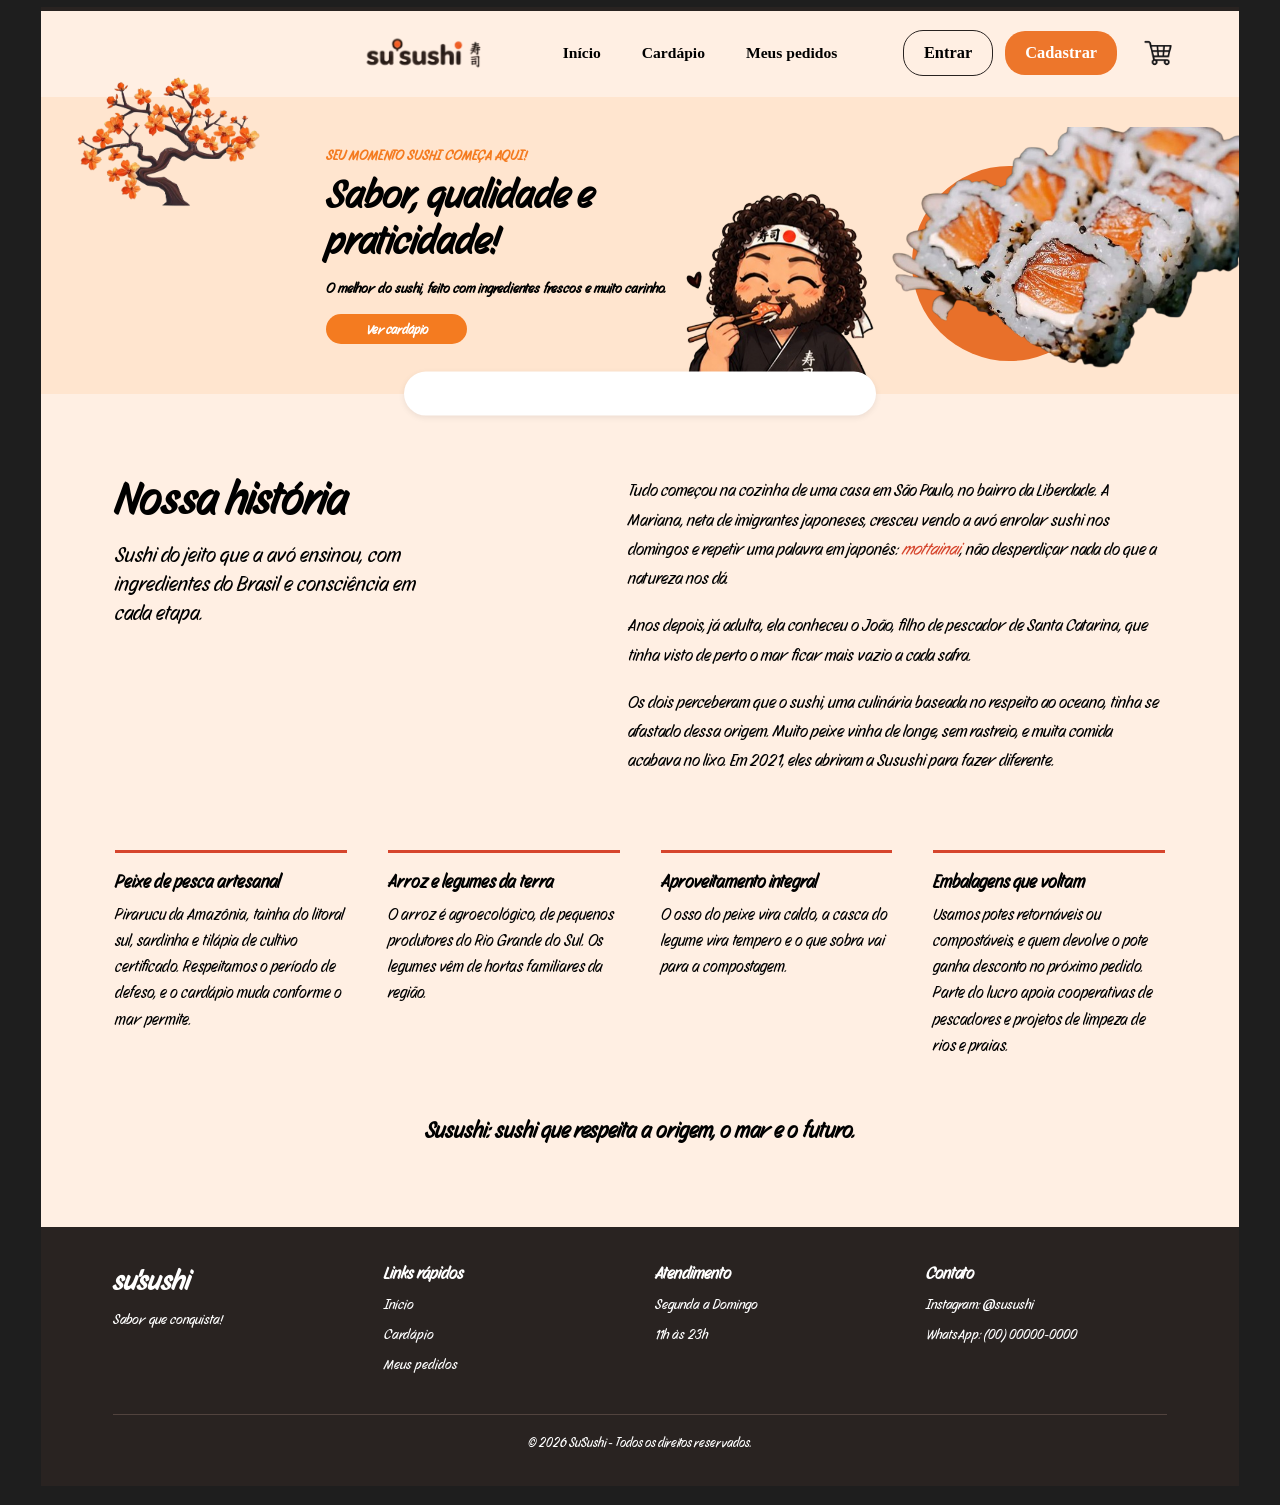
<file: index.html>
<!DOCTYPE html>
<html lang="pt-BR">
<head>
    <meta charset="UTF-8">
    <meta name="viewport" content="width=device-width, initial-scale=1.0">
    <title>Susushi</title>
    <link rel="stylesheet" href="style.css">
</head>
<body>
<div class="pagina">

     <header class="cabecalho">

        <!-- LOGO -->
        <div class="logo">
            <a href="#">
                <img src="logo.png" alt="Logo Su'Sushi">
            </a>
        </div>

        <!-- MENU DE NAVEGAÇÃO -->
        <nav class="menu">

            <a href="index.html">Início</a>
            <a href="cardapio.html">Cardápio</a>
            <a href="pedidos.html">Meus pedidos</a>

        </nav>

        <!-- ÍCONES E BOTÕES -->
        <div class="acoes">


            <div class="botoes-login">

                <a href="login.html" class="botao-entrar">
                    Entrar
                </a>

                <a href="cadastro.html" class="botao-cadastrar">
                    Cadastrar
                </a>

            </div>

            <a href="carrinho.html" class="icone icone-carrinho">
                <img src="carrinho.png" alt="Carrinho de compras">
            </a>

        </div>

    </header>

    <main>
        <section class="hero">
            <img class="hero-arvore" src="image-removebg-preview (1).png" alt="">
            <div class="hero-texto">
                <span class="hero-chamada">Seu momento sushi começa aqui!</span>
                <h1>Sabor, qualidade e<br>praticidade!</h1>
                <p>O melhor do sushi, feito com ingredientes frescos e muito carinho.</p>
                <a class="btn-cardapio" href="cardapio.html">Ver cardápio</a>
            </div>
            <div class="hero-midia">
                <div class="hero-sol"></div>
                <img class="hero-mascote" src="image 3.png" alt="Mascote do restaurante segurando um sushi">
                <img class="hero-sushi" src="image-removebg-preview (2).png" alt="Combinado de sushis">
            </div>
            <form class="busca" role="search">
                <input type="search" aria-label="Buscar no cardápio">
            </form>
        </section>

        <section class="historia" id="nossa-historia" aria-labelledby="historia-titulo">
    <div class="historia-intro">
        <h2 id="historia-titulo">Nossa história</h2>
        <p class="historia-destaque">Sushi do jeito que a avó ensinou, com ingredientes do Brasil e consciência em cada etapa.</p>
    </div>

    <div class="historia-texto">
        <p>Tudo começou na cozinha de uma casa em São Paulo, no bairro da Liberdade. A Mariana, neta de imigrantes japoneses, cresceu vendo a avó enrolar sushi nos domingos e repetir uma palavra em japonês: <em>mottainai</em>, não desperdiçar nada do que a natureza nos dá.</p>
        <p>Anos depois, já adulta, ela conheceu o João, filho de pescador de Santa Catarina, que tinha visto de perto o mar ficar mais vazio a cada safra.</p>
        <p>Os dois perceberam que o sushi, uma culinária baseada no respeito ao oceano, tinha se afastado dessa origem. Muito peixe vinha de longe, sem rastreio, e muita comida acabava no lixo. Em 2021, eles abriram a Susushi para fazer diferente.</p>
    </div>

    <ul class="historia-praticas">
        <li>
            <h3>Peixe de pesca artesanal</h3>
            <p>Pirarucu da Amazônia, tainha do litoral sul, sardinha e tilápia de cultivo certificado. Respeitamos o período de defeso, e o cardápio muda conforme o mar permite.</p>
        </li>
        <li>
            <h3>Arroz e legumes da terra</h3>
            <p>O arroz é agroecológico, de pequenos produtores do Rio Grande do Sul. Os legumes vêm de hortas familiares da região.</p>
        </li>
        <li>
            <h3>Aproveitamento integral</h3>
            <p>O osso do peixe vira caldo, a casca do legume vira tempero e o que sobra vai para a compostagem.</p>
        </li>
        <li>
            <h3>Embalagens que voltam</h3>
            <p>Usamos potes retornáveis ou compostáveis, e quem devolve o pote ganha desconto no próximo pedido. Parte do lucro apoia cooperativas de pescadores e projetos de limpeza de rios e praias.</p>
        </li>
    </ul>

    <p class="historia-fecho">Susushi: sushi que respeita a origem, o mar e o futuro.</p>
</section>

        
    </main>

    <footer class="rodape">

        <div class="rodape-coluna">

            <h2>su'sushi</h2>

            <p>Sabor que conquista!</p>

        </div>


        <div class="rodape-coluna">

            <h3>Links rápidos</h3>

            <a href="index.html">Início</a>
            <a href="cardapio.html">Cardápio</a>
            <a href="pedidos.html">Meus pedidos</a>

        </div>


        <div class="rodape-coluna">

            <h3>Atendimento</h3>

            <p>Segunda a Domingo</p>
            <p>11h às 23h</p>

        </div>


        <div class="rodape-coluna">

            <h3>Contato</h3>

            <p>Instagram: @susushi</p>
            <p>WhatsApp: (00) 00000-0000</p>

        </div>


        <div class="direitos">

            <p>© 2026 Su'Sushi - Todos os direitos reservados.</p>

        </div>

    </footer>


</div>

<script>
   
</script>
</body>
</html>
</file>
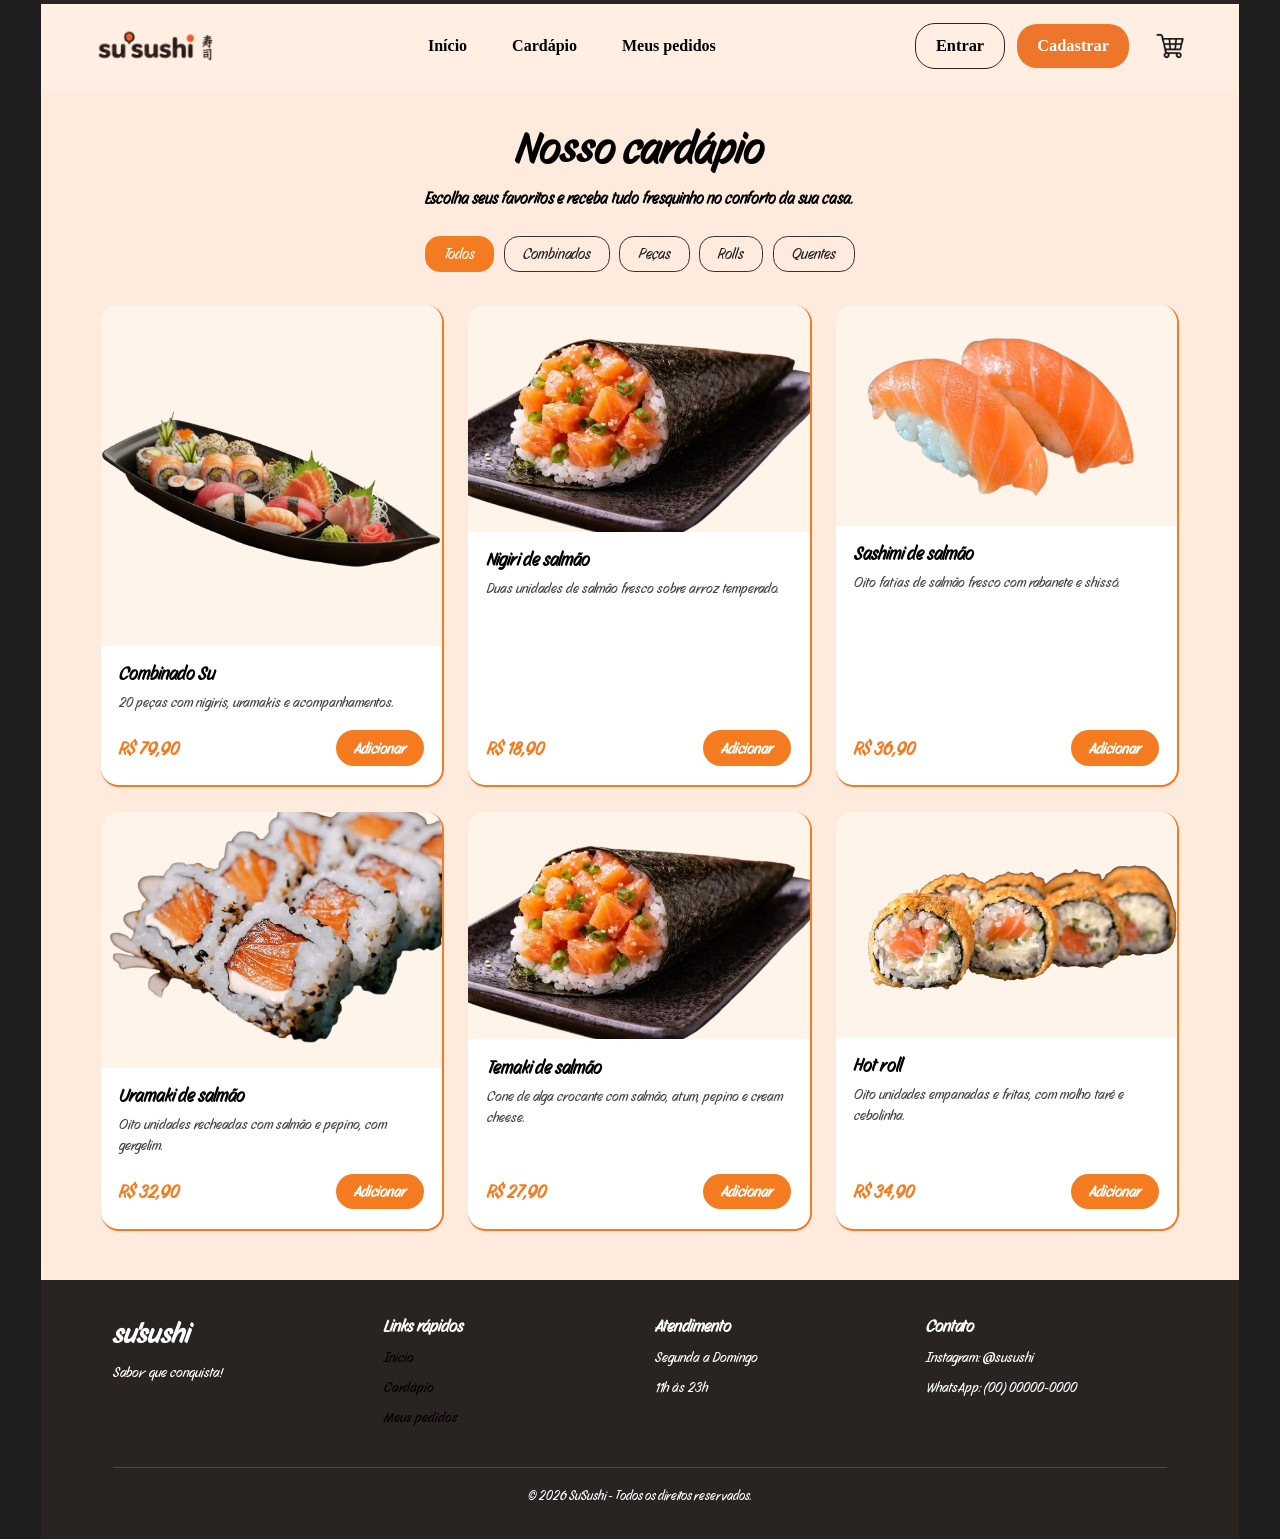
<file: cardapio.html>
<!DOCTYPE html>
<html lang="pt-BR">

<head>

    <meta charset="UTF-8">
    <meta name="viewport" content="width=device-width, initial-scale=1.0">
    <title>SuSushi - Cardápio</title>
    <link rel="preconnect" href="https://fonts.googleapis.com">
    <link rel="preconnect" href="https://fonts.gstatic.com" crossorigin>
    <link href="https://fonts.googleapis.com/css2?family=Story+Script&display=swap"
    rel="stylesheet">
    <link rel="stylesheet" href="login.css">
    <link rel="stylesheet" href="cardapio.css">

</head>

<body class="fundinho">

    <div class="pagina">

        <header class="cabecalho">

        <!-- LOGO -->
        <div class="logo">
            <a href="#">
                <img src="logo.png" alt="Logo Su'Sushi">
            </a>
        </div>

        <!-- MENU DE NAVEGAÇÃO -->
        <nav class="menu">

            <a href="index.html">Início</a>
            <a href="cardapio.html">Cardápio</a>
            <a href="pedidos.html">Meus pedidos</a>

        </nav>

        <!-- ÍCONES E BOTÕES -->
        <div class="acoes">


            <div class="botoes-login">

                <a href="login.html" class="botao-entrar">
                    Entrar
                </a>

                <a href="cadastro.html" class="botao-cadastrar">
                    Cadastrar
                </a>

            </div>

            <a href="carrinho.html" class="icone icone-carrinho">
                <img src="carrinho.png" alt="Carrinho de compras">
            </a>

        </div>

    </header>
        <main class="cardapio">

            <section class="cardapio-topo">

                <h1>Nosso cardápio</h1>

                <p>
                    Escolha seus favoritos e receba tudo fresquinho
                    no conforto da sua casa.
                </p>

            </section>

            <div class="filtros" role="group" aria-label="Categorias">

                <button type="button" class="filtro ativo" data-filtro="todos">Todos</button>
                <button type="button" class="filtro" data-filtro="combinados">Combinados</button>
                <button type="button" class="filtro" data-filtro="pecas">Peças</button>
                <button type="button" class="filtro" data-filtro="rolls">Rolls</button>
                <button type="button" class="filtro" data-filtro="quentes">Quentes</button>

            </div>

            <section class="grade-cardapio">

                <article class="prato" data-categoria="combinados">
                    <div class="prato-img">
                        <img src="image-removebg-preview (7).png" alt="Combinado de sushis" width="300" height="220" loading="lazy">
                    </div>
                    <div class="prato-info">
                        <h2>Combinado Su</h2>
                        <p>20 peças com nigiris, uramakis e acompanhamentos.</p>
                        <div class="prato-rodape">
                            <span class="preco">R$ 79,90</span>
                            <button type="button" class="btn-add">Adicionar</button>
                        </div>
                    </div>
                </article>

                <article class="prato" data-categoria="pecas">
                    <div class="prato-img">
                        <img src="image-removebg-preview (5).png" alt="Nigiri de salmão" width="300" height="220" loading="lazy">
                    </div>
                    <div class="prato-info">
                        <h2>Nigiri de salmão</h2>
                        <p>Duas unidades de salmão fresco sobre arroz temperado.</p>
                        <div class="prato-rodape">
                            <span class="preco">R$ 18,90</span>
                            <button type="button" class="btn-add">Adicionar</button>
                        </div>
                    </div>
                </article>

                <article class="prato" data-categoria="pecas">
                    <div class="prato-img">
                        <img src="image-removebg-preview (3).png" alt="Sashimi de salmão" width="300" height="220" loading="lazy">
                    </div>
                    <div class="prato-info">
                        <h2>Sashimi de salmão</h2>
                        <p>Oito fatias de salmão fresco com rabanete e shissô.</p>
                        <div class="prato-rodape">
                            <span class="preco">R$ 36,90</span>
                            <button type="button" class="btn-add">Adicionar</button>
                        </div>
                    </div>
                </article>

                <article class="prato" data-categoria="rolls">
                    <div class="prato-img">
                        <img src="image-removebg-preview (2).png" alt="Uramaki de salmão" width="300" height="220" loading="lazy">
                    </div>
                    <div class="prato-info">
                        <h2>Uramaki de salmão</h2>
                        <p>Oito unidades recheadas com salmão e pepino, com gergelim.</p>
                        <div class="prato-rodape">
                            <span class="preco">R$ 32,90</span>
                            <button type="button" class="btn-add">Adicionar</button>
                        </div>
                    </div>
                </article>

                <article class="prato" data-categoria="rolls">
                    <div class="prato-img">
                        <img src="image-removebg-preview (5).png" alt="Temaki de salmão" width="300" height="220" loading="lazy">
                    </div>
                    <div class="prato-info">
                        <h2>Temaki de salmão</h2>
                        <p>Cone de alga crocante com salmão, atum, pepino e cream cheese.</p>
                        <div class="prato-rodape">
                            <span class="preco">R$ 27,90</span>
                            <button type="button" class="btn-add">Adicionar</button>
                        </div>
                    </div>
                </article>

                <article class="prato" data-categoria="quentes">
                    <div class="prato-img">
                        <img src="image-removebg-preview (6).png" alt="Hot roll empanado" width="300" height="220" loading="lazy">
                    </div>
                    <div class="prato-info">
                        <h2>Hot roll</h2>
                        <p>Oito unidades empanadas e fritas, com molho tarê e cebolinha.</p>
                        <div class="prato-rodape">
                            <span class="preco">R$ 34,90</span>
                            <button type="button" class="btn-add">Adicionar</button>
                        </div>
                    </div>
                </article>

            </section>

        </main>

        <footer>

        </footer>

    </div>

    <footer class="rodape">

        <div class="rodape-coluna">

            <h2>su'sushi</h2>

            <p>Sabor que conquista!</p>

        </div>


        <div class="rodape-coluna">

            <h3>Links rápidos</h3>

            <a href="index.html">Início</a>
            <a href="cardapio.html">Cardápio</a>
            <a href="pedidos.html">Meus pedidos</a>

        </div>


        <div class="rodape-coluna">

            <h3>Atendimento</h3>

            <p>Segunda a Domingo</p>
            <p>11h às 23h</p>

        </div>


        <div class="rodape-coluna">

            <h3>Contato</h3>

            <p>Instagram: @susushi</p>
            <p>WhatsApp: (00) 00000-0000</p>

        </div>


        <div class="direitos">

            <p>© 2026 Su'Sushi - Todos os direitos reservados.</p>

        </div>

    </footer>


    <script src="script.js"></script>

</body>

</html>
</file>
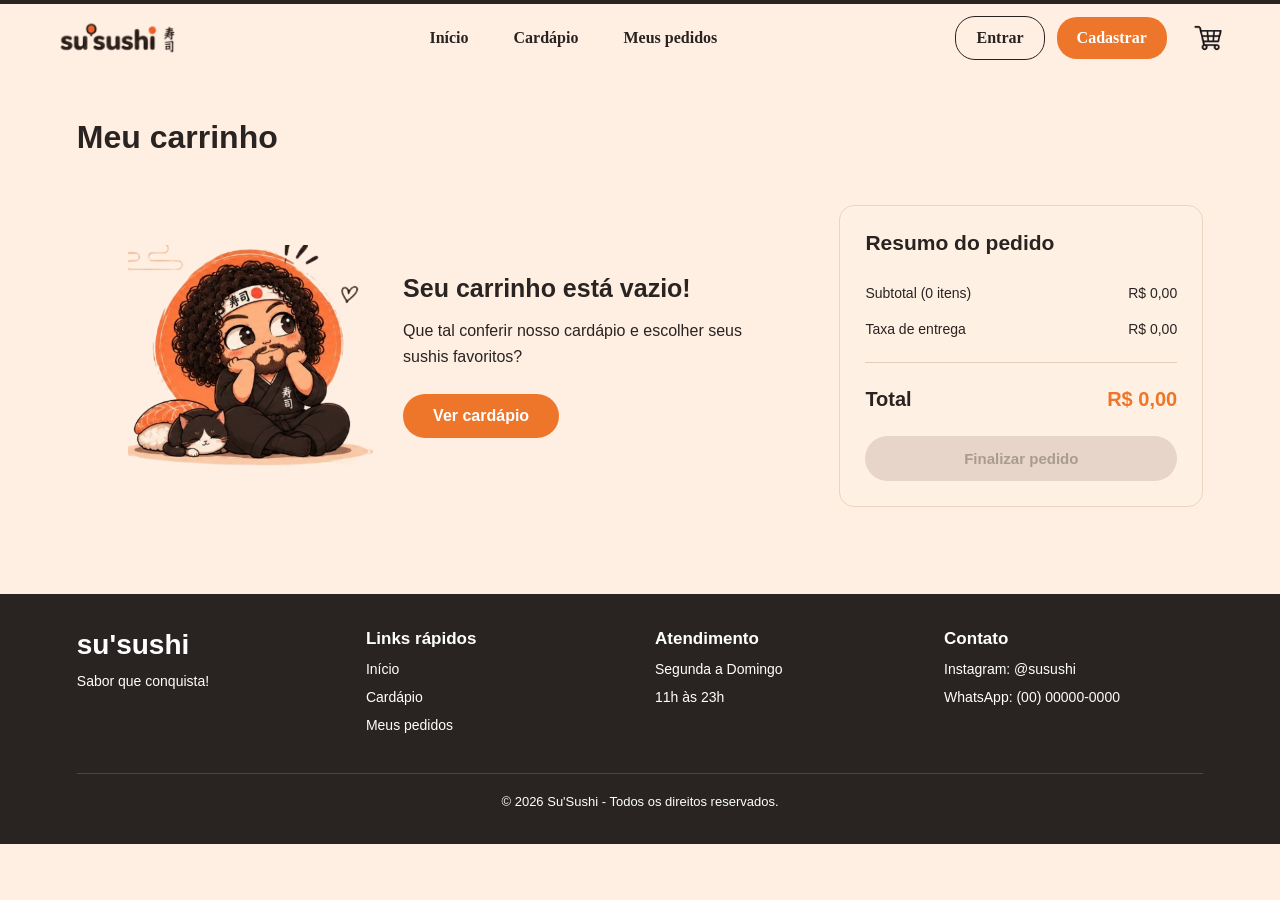
<file: carrinho.html>
<!DOCTYPE html>
<html lang="en">
<head>
    <link rel="preconnect" href="https://fonts.googleapis.com">
<link rel="preconnect" href="https://fonts.gstatic.com" crossorigin>
<link href="https://fonts.googleapis.com/css2?family=Story+Script&display=swap" rel="stylesheet">
    <meta charset="UTF-8">
    <meta name="viewport" content="width=device-width, initial-scale=1.0">
    <title>Susushi</title>
    <link rel="stylesheet" href="carrinho.css">
</head>
<body class="fundinho">
    <!-- CABEÇALHO -->
    <header class="cabecalho">

        <!-- LOGO -->
        <div class="logo">
            <a href="#">
                <img src="logo.png" alt="Logo Su'Sushi">
            </a>
        </div>

        <!-- MENU DE NAVEGAÇÃO -->
        <nav class="menu">

            <a href="index.html">Início</a>
            <a href="cardapio.html">Cardápio</a>
            <a href="pedidos.html">Meus pedidos</a>

        </nav>

        <!-- ÍCONES E BOTÕES -->
        <div class="acoes">

            <div class="botoes-login">

                <a href="login.html" class="botao-entrar">
                    Entrar
                </a>

                <a href="cadastro.html" class="botao-cadastrar">
                    Cadastrar
                </a>

            </div>

            <a href="carrinho.html" class="icone icone-carrinho">
                <img src="carrinho.png" alt="Carrinho de compras">
            </a>

        </div>

    </header>


    <!-- CONTEÚDO PRINCIPAL -->
    <main class="conteudo">

        <h1>Meu carrinho</h1>

        <div class="area-carrinho">

            <!-- CARRINHO VAZIO -->
            <section class="carrinho-vazio">

                <div class="mascote">

                    <img src="susuGatinho.png"
                         alt="Mascote da Su'Sushi">

                </div>

                <div class="mensagem">

                    <h2>Seu carrinho está vazio!</h2>

                    <p>
                        Que tal conferir nosso cardápio
                        e escolher seus sushis favoritos?
                    </p>

                    <a href="cardapio.html" class="botao-cardapio">
                        Ver cardápio
                    </a>

                </div>

            </section>


            <!-- RESUMO DO PEDIDO -->
            <section class="resumo">

                <h2>Resumo do pedido</h2>

                <div class="informacoes">

                    <div class="linha">
                        <span>Subtotal (0 itens)</span>
                        <span>R$ 0,00</span>
                    </div>

                    <div class="linha">
                        <span>Taxa de entrega</span>
                        <span>R$ 0,00</span>
                    </div>

                </div>

                <div class="total">

                    <h3>Total</h3>

                    <h3>R$ 0,00</h3>

                </div>

                <button class="botao-finalizar" disabled>
                    Finalizar pedido
                </button>

            </section>

        </div>

    </main>


    <!-- RODAPÉ -->
    <footer class="rodape">

        <div class="rodape-coluna">

            <h2>su'sushi</h2>

            <p>Sabor que conquista!</p>

        </div>


        <div class="rodape-coluna">

            <h3>Links rápidos</h3>

            <a href="index.html">Início</a>
            <a href="cardapio.html">Cardápio</a>
            <a href="pedidos.html">Meus pedidos</a>

        </div>


        <div class="rodape-coluna">

            <h3>Atendimento</h3>

            <p>Segunda a Domingo</p>
            <p>11h às 23h</p>

        </div>


        <div class="rodape-coluna">

            <h3>Contato</h3>

            <p>Instagram: @susushi</p>
            <p>WhatsApp: (00) 00000-0000</p>

        </div>


        <div class="direitos">

            <p>© 2026 Su'Sushi - Todos os direitos reservados.</p>

        </div>

    </footer>


</body>
</html>
</file>
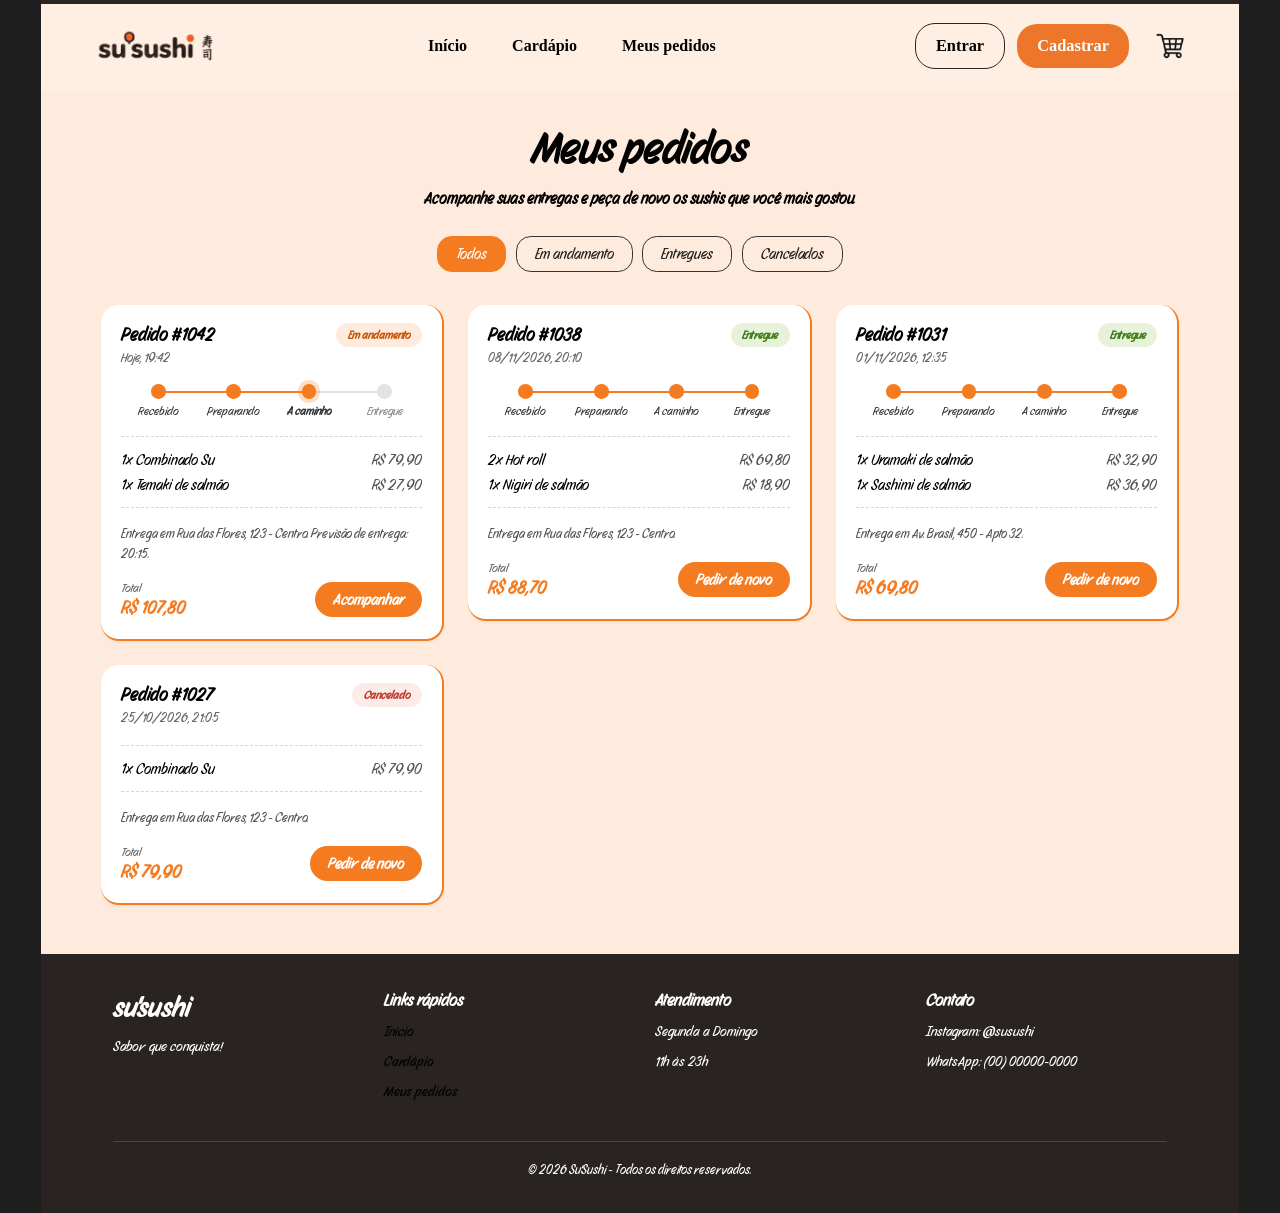
<file: pedidos.html>
<!DOCTYPE html>
<html lang="pt-BR">

<head>

    <meta charset="UTF-8">
    <meta name="viewport" content="width=device-width, initial-scale=1.0">
    <title>SuSushi - Meus pedidos</title>
    <link rel="preconnect" href="https://fonts.googleapis.com">
    <link rel="preconnect" href="https://fonts.gstatic.com" crossorigin>
    <link href="https://fonts.googleapis.com/css2?family=Story+Script&display=swap"
    rel="stylesheet">
    <link rel="stylesheet" href="login.css">
    <link rel="stylesheet" href="cardapio.css">
    <link rel="stylesheet" href="pedidos.css">

</head>

<body class="fundinho">

    <div class="pagina">

       <header class="cabecalho">

        <!-- LOGO -->
        <div class="logo">
            <a href="#">
                <img src="logo.png" alt="Logo Su'Sushi">
            </a>
        </div>

        <!-- MENU DE NAVEGAÇÃO -->
        <nav class="menu">

            <a href="index.html">Início</a>
            <a href="cardapio.html">Cardápio</a>
            <a href="pedidos.html">Meus pedidos</a>

        </nav>

        <!-- ÍCONES E BOTÕES -->
        <div class="acoes">



            <div class="botoes-login">

                <a href="login.html" class="botao-entrar">
                    Entrar
                </a>

                <a href="cadastro.html" class="botao-cadastrar">
                    Cadastrar
                </a>

            </div>

            <a href="carrinho.html" class="icone icone-carrinho">
                <img src="carrinho.png" alt="Carrinho de compras">
            </a>

        </div>

    </header>

        <main class="cardapio">

            <section class="cardapio-topo">

                <h1>Meus pedidos</h1>

                <p>
                    Acompanhe suas entregas e peça de novo
                    os sushis que você mais gostou.
                </p>

            </section>

            <div class="filtros" role="group" aria-label="Situação do pedido">

                <button type="button" class="filtro ativo" data-filtro="todos">Todos</button>
                <button type="button" class="filtro" data-filtro="andamento">Em andamento</button>
                <button type="button" class="filtro" data-filtro="entregue">Entregues</button>
                <button type="button" class="filtro" data-filtro="cancelado">Cancelados</button>

            </div>

            <section class="grade-pedidos" id="grade-pedidos" aria-live="polite"></section>

            <p class="vazio" id="vazio" hidden>
                Nenhum pedido por aqui ainda.
                <a href="cardapio.html">Ver o cardápio</a>
            </p>

        </main>

        <footer>

        </footer>

    </div>


    <footer class="rodape">

        <div class="rodape-coluna">

            <h2>su'sushi</h2>

            <p>Sabor que conquista!</p>

        </div>


        <div class="rodape-coluna">

            <h3>Links rápidos</h3>

            <a href="index.html">Início</a>
            <a href="cardapio.html">Cardápio</a>
            <a href="pedidos.html">Meus pedidos</a>

        </div>


        <div class="rodape-coluna">

            <h3>Atendimento</h3>

            <p>Segunda a Domingo</p>
            <p>11h às 23h</p>

        </div>


        <div class="rodape-coluna">

            <h3>Contato</h3>

            <p>Instagram: @susushi</p>
            <p>WhatsApp: (00) 00000-0000</p>

        </div>


        <div class="direitos">

            <p>© 2026 Su'Sushi - Todos os direitos reservados.</p>

        </div>

    </footer>

    <script src="script.js"></script>

</body>
</file>
<file: style.css>
@import url("https://fonts.googleapis.com/css2?family=Story+Script&display=swap");

:root {
    --laranja: #F47B20;
    --laranja-escuro: #DF6915;
    --creme: #FFEFE3;
    --pessego: #FFE5CF;
    --cinza: #3F3F3F;
}

*,
*::before,
*::after {
    margin: 0;
    padding: 0;
    box-sizing: border-box;
}


html {
    scroll-behavior: smooth;
    -webkit-text-size-adjust: 100%;
    font-size: clamp(16px, 0.5vw + 10px, 28px);
}

body {
    font-family: "Story Script", sans-serif;
    background: #1E1E1E;
    color: #000;
    min-height: 100dvh;
    padding: 0.4rem 2.5rem 1.2rem;
}

.cabecalho {
    background-color: #FFEFE3;

    display: flex;
    justify-content: space-between;
    align-items: center;

    padding: 12px 4%;

    border-top: 4px solid #292321;
    border-bottom: 2px solid #FFEFE3;

    gap: 20px;
}


/* LOGO */

.logo img {
    width: 140px;
    display: block;
}


/* MENU */

.menu {
    display: flex;
    align-items: center;
    gap: 45px;
}

.menu a {
    font-family: Georgia, serif;
    font-weight: bold;
    font-size: 16px;

    transition: 0.3s;
}

.menu a:hover {
    color: #ed762b;
}


/* AÇÕES DO CABEÇALHO */

.acoes {
    display: flex;
    align-items: center;
    gap: 22px;
}

.icone {
    display: flex;
    justify-content: center;
    align-items: center;
}

.icone img {
    width: 35px;
    height: 35px;
    object-fit: contain;
}

.icone-carrinho img {
    width: 40px;
    height: 40px;
}


/* BOTÕES DE LOGIN */

.botoes-login {
    display: flex;
    align-items: center;
    gap: 12px;
}

.botao-entrar {
    border: 1px solid #292321;
    border-radius: 20px;

    padding: 12px 20px;

    font-family: Georgia, serif;
    font-weight: bold;

    transition: 0.3s;
}

.botao-entrar:hover {
    background-color: #292321;
    color: white;
}

.botao-cadastrar {
    background-color: #ed762b;
    color: white;

    border-radius: 20px;

    padding: 12px 20px;

    font-family: Georgia, serif;
    font-weight: bold;

    transition: 0.3s;
}

.botao-cadastrar:hover {
    background-color: #ce5b1d;
}



img {
    display: block;
    max-width: 100%;
    height: auto;
}

a {
    color: inherit;
    text-decoration: none;
}

button,
input {
    font-family: inherit;
}

button {
    cursor: pointer;
}

:focus-visible {
    outline: 2px solid var(--laranja);
    outline-offset: 2px;
}

.pagina {
    position: relative;
    width: 100%;
    max-width: 75rem;
    margin: 0 auto;
    background: var(--creme);
    overflow: hidden;
}



.cabecalho {
    width: 100%;
    min-height: 5.5rem;
    padding: 0.75rem 5%;

    display: flex;
    flex-wrap: wrap;
    align-items: center;
    justify-content: flex-end;
    gap: 1rem 4rem;
}

.menu {
    display: flex;
    flex-wrap: wrap;
    align-items: center;
    gap: 1rem 2.5rem;
}

.menu a {
    font-size: 0.95rem;
    font-weight: bold;
    transition: color 0.3s;
}

.menu a:hover {
    color: #ED7D2E;
}

.botoes-header {
    display: flex;
    align-items: center;
    gap: 0.65rem;
}

.botoes-header button {
    padding: 0.5rem 1.1rem;
    border-radius: 0.9rem;
    font-size: 0.9rem;
    cursor: pointer;
    transition: transform 0.3s, background-color 0.3s;
}

.btn-entrar {
    background: transparent;
    border: 1px solid #333;
    color: #222;
}

.btn-cadastrar {
    background: #F47B20;
    border: 1px solid #F47B20;
    color: white;
}

.btn-entrar:hover,
.btn-cadastrar:hover {
    transform: translateY(-2px);
}




.hero {
    position: relative;
    container-type: inline-size;
    aspect-ratio: 1200 / 297;
    background: var(--pessego);
}

.hero-arvore {
    position: absolute;
    z-index: 5;
    left: 0;
    top: -8.75%;
    width: 21.2%;
}

.hero-texto {
    position: absolute;
    z-index: 3;
    left: 23.8%;
    top: 17%;
}

.hero-chamada {
    display: block;
    margin-bottom: 0.5em;
    font-size: clamp(0.6rem, 1.15cqw, 1rem);
    font-weight: bold;
    color: var(--laranja);
    text-transform: uppercase;
}

.hero h1 {
    margin-bottom: 0.4em;
    font-size: clamp(1.3rem, 3.3cqw, 2.6rem);
    line-height: 1.15;
}

.hero p {
    max-width: 24em;
    font-size: clamp(0.72rem, 1.2cqw, 1.1rem);
    font-weight: bold;
    line-height: 1.45;
}

.btn-cardapio {
    display: inline-block;
    margin-top: 1.1em;
    padding: 0.5em 3em;
    border-radius: 2rem;
    background: var(--laranja);
    color: #fff;
    font-size: clamp(0.7rem, 1.1cqw, 1rem);
    font-weight: bold;
    transition: background-color 0.3s, transform 0.3s;
}

.btn-cardapio:hover {
    background: var(--laranja-escuro);
    transform: translateY(-2px);
}


.hero-midia {
    display: contents;
}

.hero-sol {
    position: absolute;
    left: 72.7%;
    top: 23.4%;
    width: 16.25%;
    aspect-ratio: 1;
    border-radius: 50%;
    background: #E8702A;
}

.hero-mascote {
    position: absolute;
    z-index: 2;
    left: 52%;
    top: 25.5%;
    width: 19%;
}

.hero-sushi {
    position: absolute;
    z-index: 2;
    right: 0;
    bottom: 0;
    width: 29.7%;
}

.busca {
    position: absolute;
    z-index: 4;
    left: 50%;
    bottom: 0;
    width: 39.4%;
    transform: translate(-50%, 50%);
}

.busca input {
    width: 100%;
    height: clamp(2rem, 3.6cqw, 2.8rem);
    padding: 0 1.2rem;
    border: none;
    border-radius: 99px;
    outline: none;
    background: #fff;
    font-size: 0.9rem;
    box-shadow: 0 2px 6px rgba(0, 0, 0, 0.08);
}

.busca input:focus-visible {
    outline: 2px solid var(--laranja);
}



.categorias {
    margin-top: 6rem;
}

.categorias-lista {
    list-style: none;
    display: flex;
    justify-content: safe center;
    overflow-x: auto;
}

.categorias-lista li {
    flex: 0 0 7.4rem;
    display: flex;
    justify-content: center;
    align-items: center;
    min-height: 5rem;
}

.categorias-lista li:not(:last-child) {
    border-right: 1.5px solid #F0A064;
}

.categoria {
    display: flex;
    flex-direction: column;
    align-items: center;
    gap: 0.5rem;
    background: none;
    border: none;
    color: #000;
    font-size: 0.85rem;
    font-weight: bold;
}

.categoria-icone {
    width: 3.25rem;
    height: 3.25rem;
    border-radius: 50%;
    background: #FFE3CD;
    transition: background-color 0.3s;
}

.categoria:hover .categoria-icone {
    background: #FFD4B3;
}

.categoria.ativa {
    color: var(--laranja);
}

.categoria.ativa .categoria-icone {
    background: #FFC79E;
}


.mais-pedidos {
    padding: 4.4rem 5.3% 6.3rem;
}

.mais-pedidos-cab {
    margin: 0 0 3.2rem 2rem;
}

.mais-pedidos h2 {
    font-size: 1.25rem;
}

.mais-pedidos-cab p {
    font-size: 0.9rem;
    font-weight: bold;
    color: #6b6b6b;
}

.cards {
    list-style: none;
    display: grid;
    grid-template-columns: repeat(5, 1fr);
    gap: 1.75rem;
}

.card {
    display: flex;
    flex-direction: column;
    justify-content: flex-end;
    min-height: 14.6rem;
    padding: 0.75rem;
    background: #FFF5EC;
    border: 1px solid #FFE1CA;
    border-radius: 0.65rem;
    box-shadow: 2px 3px 4px rgba(244, 123, 32, 0.15);
}

.btn-pedir {
    width: 100%;
    height: 2.05rem;
    border: none;
    border-radius: 99px;
    background: #EF7D2E;
    transition: background-color 0.3s, transform 0.3s;
}

.btn-pedir:hover {
    background: var(--laranja-escuro);
    transform: translateY(-2px);
}



/* RODAPÉ */

.rodape {
    background-color: #292321;
    color: white;

    padding: 35px 6%;

    display: grid;
    grid-template-columns: repeat(4, 1fr);

    gap: 30px;
}

.rodape-coluna {
    display: flex;
    flex-direction: column;
    gap: 12px;
}

.rodape-coluna h2 {
    font-size: 28px;
}

.rodape-coluna h3 {
    font-size: 17px;
}

.rodape-coluna p,
.rodape-coluna a {
    font-size: 14px;
}

.rodape-coluna a:hover {
    color: #ed762b;
}

.direitos {
    grid-column: 1 / -1;

    border-top: 1px solid #51433e;

    padding-top: 20px;
    margin-top: 10px;

    text-align: center;
    font-size: 13px;
}




@media (max-width: 900px) {

    body {
        padding: 0.4rem 1rem 1rem;
    }

    .cabecalho {
        display: flex;
        flex-direction: column;
        gap: 1rem;
        padding: 1.25rem 5%;
    }

    .menu {
        flex-wrap: wrap;
        justify-content: center;
        gap: 0.75rem 1.75rem;
    }

    .menu a {
        font-size: 0.95rem;
    }

   
    .hero {
        aspect-ratio: auto;
        padding: 2rem 6% 3.5rem;
    }

    .hero-arvore {
        top: -1rem;
        width: 22%;
    }

    .hero-texto {
        position: static;
        margin-left: 24%;
    }

    .hero-chamada {
        font-size: 0.85rem;
    }

    .hero h1 {
        font-size: 2rem;
    }

    .hero p {
        font-size: 1rem;
    }

    .btn-cardapio {
        font-size: 1rem;
    }

    .hero-midia {
        display: block;
        position: relative;
        aspect-ratio: 2 / 1;
        margin-top: 1.5rem;
    }

    .hero-sol {
        left: 46%;
        top: 4%;
        width: 34%;
    }

    .hero-mascote {
        left: 3%;
        top: 14%;
        width: 38%;
    }

    .hero-sushi {
        width: 56%;
    }

    .busca {
        width: 80%;
    }

    .busca input {
        height: 2.6rem;
    }

    .categorias {
        margin-top: 4.5rem;
    }

    .cards {
        grid-template-columns: repeat(3, 1fr);
    }

    .mais-pedidos {
        padding-bottom: 4rem;
    }
}

@media (max-width: 600px) {

    .cabecalho {
        padding: 1.25rem 0.75rem;
    }

    .hero-arvore {
        width: 5.5rem;
    }

    .hero-texto {
        margin-left: 5.5rem;
    }

    .hero h1 {
        font-size: 1.7rem;
    }

    .hero p {
        font-size: 0.95rem;
    }

    .mais-pedidos-cab {
        margin-left: 0;
    }

    .cards {
        grid-template-columns: repeat(2, 1fr);
        gap: 1rem;
    }

    .card {
        min-height: 12rem;
    }

    .rodape {
        min-height: 14rem;
    }

    .rodape-mascote {
        width: 38%;
    }
}

@media (max-width: 360px) {

    .menu {
        gap: 0.5rem 1rem;
    }

    .botoes-header button {
        font-size: 0.75rem;
        padding: 0.45rem 0.9rem;
    }
}

@media (prefers-reduced-motion: reduce) {

    html {
        scroll-behavior: auto;
    }

    * {
        transition: none !important;
    }
}


.historia {
    --historia-destaque: var(--cor-destaque, #d6452d);
    max-width: 1100px;
    margin: 0 auto;
    padding: 5rem 1.5rem;
    display: grid;
    grid-template-columns: minmax(0, 1fr) minmax(0, 1.2fr);
    gap: 2.5rem 4rem;
}

.historia-intro h2 {
    margin: 0 0 1rem;
    font-size: clamp(2rem, 4vw, 2.75rem);
    line-height: 1.1;
}

.historia-destaque {
    margin: 0;
    max-width: 28ch;
    font-size: 1.25rem;
    line-height: 1.4;
}

.historia-texto p {
    margin: 0 0 1.1rem;
    max-width: 62ch;
    font-size: 1.05rem;
    line-height: 1.7;
}

.historia-texto em {
    font-style: italic;
    color: var(--historia-destaque);
}

.historia-praticas {
    grid-column: 1 / -1;
    list-style: none;
    margin: 1rem 0 0;
    padding: 0;
    display: grid;
    grid-template-columns: repeat(auto-fit, minmax(220px, 1fr));
    gap: 2rem 2.5rem;
}

.historia-praticas li {
    padding-top: 1rem;
    border-top: 3px solid var(--historia-destaque);
}

.historia-praticas h3 {
    margin: 0 0 0.5rem;
    font-size: 1.1rem;
}

.historia-praticas p {
    margin: 0;
    line-height: 1.6;
}

.historia-fecho {
    grid-column: 1 / -1;
    margin: 1rem 0 0;
    font-size: 1.35rem;
    font-weight: 700;
    text-align: center;
}

@media (max-width: 760px) {
    .historia {
        grid-template-columns: 1fr;
        padding: 3rem 1.25rem;
        gap: 1.5rem;
    }

    .historia-destaque {
        max-width: none;
    }
}
</file>
<file: login.css>
@import url("https://fonts.googleapis.com/css2?family=Story+Script&display=swap");

*,
*::before,
*::after {
    margin: 0;
    padding: 0;
    box-sizing: border-box;
}

html {
    scroll-behavior: smooth;
    -webkit-text-size-adjust: 100%;
    
    font-size: clamp(16px, 0.5vw + 10px, 28px);
}

body {
    font-family: "Story Script", sans-serif;
    background-color: #1E1E1E;
    min-height: 100vh;
    min-height: 100dvh;
    padding: 0 2.5rem;
}

/* CABEÇALHO */

.cabecalho {
    background-color: #FFEFE3;

    display: flex;
    justify-content: space-between;
    align-items: center;

    padding: 12px 4%;

    border-top: 4px solid #292321;
    border-bottom: 2px solid #FFEFE3;

    gap: 20px;
}


/* LOGO */

.logo img {
    width: 140px;
    display: block;
}


/* MENU */

.menu {
    display: flex;
    align-items: center;
    gap: 45px;
}

.menu a {
    font-family: Georgia, serif;
    font-weight: bold;
    font-size: 16px;

    transition: 0.3s;
}

.menu a:hover {
    color: #ed762b;
}


/* AÇÕES DO CABEÇALHO */

.acoes {
    display: flex;
    align-items: center;
    gap: 22px;
}

.icone {
    display: flex;
    justify-content: center;
    align-items: center;
}

.icone img {
    width: 35px;
    height: 35px;
    object-fit: contain;
}

.icone-carrinho img {
    width: 40px;
    height: 40px;
}


/* BOTÕES DE LOGIN */

.botoes-login {
    display: flex;
    align-items: center;
    gap: 12px;
}

.botao-entrar {
    border: 1px solid #292321;
    border-radius: 20px;

    padding: 12px 20px;

    font-family: Georgia, serif;
    font-weight: bold;

    transition: 0.3s;
}

.botao-entrar:hover {
    background-color: #292321;
    color: white;
}

.botao-cadastrar {
    background-color: #ed762b;
    color: white;

    border-radius: 20px;

    padding: 12px 20px;

    font-family: Georgia, serif;
    font-weight: bold;

    transition: 0.3s;
}

.botao-cadastrar:hover {
    background-color: #ce5b1d;
}

img {
    max-width: 100%;
    height: auto;
    display: block;
}

a {
    text-decoration: none;
    color: black;
}

button,
input {
    font-family: inherit;
}

:focus-visible {
    outline: 2px solid #F47B20;
    outline-offset: 2px;
}

.pagina {
    width: 100%;
    max-width: 75rem;
    min-height: 100vh;
    min-height: 100dvh;
    margin: 0 auto;
    background-color: #FFEBDD;
    overflow: hidden;
}



.cabecalho {
    width: 100%;
    min-height: 5.5rem;
    padding: 0.75rem 5%;

    display: flex;
    flex-wrap: wrap;
    align-items: center;
    justify-content: flex-end;
    gap: 1rem 4rem;
}

.menu {
    display: flex;
    flex-wrap: wrap;
    align-items: center;
    gap: 1rem 2.5rem;
}

.menu a {
    font-size: 0.95rem;
    font-weight: bold;
    transition: color 0.3s;
}

.menu a:hover {
    color: #ED7D2E;
}

.botoes-header {
    display: flex;
    align-items: center;
    gap: 0.65rem;
}

.botoes-header button {
    padding: 0.5rem 1.1rem;
    border-radius: 0.9rem;
    font-size: 0.9rem;
    cursor: pointer;
    transition: transform 0.3s, background-color 0.3s;
}

.btn-entrar {
    background: transparent;
    border: 1px solid #333;
    color: #222;
}

.btn-cadastrar {
    background: #F47B20;
    border: 1px solid #F47B20;
    color: white;
}

.btn-entrar:hover,
.btn-cadastrar:hover {
    transform: translateY(-2px);
}



.conteudo {
    width: 100%;
    min-height: 36rem;

    display: grid;
    grid-template-columns: 1.1fr 0.9fr;
    align-items: center;
    gap: 1.5rem;

    padding: 0 5%;
}



.apresentacao {
    width: 100%;
    height: 100%;

    display: flex;
    flex-direction: column;
    justify-content: space-between;

    padding-top: 4rem;
}

.texto-apresentacao {
    width: 100%;
    max-width: 24rem;
    margin-left: 10%;
    position: relative;
    z-index: 2;
}

.texto-apresentacao h1 {
    font-size: clamp(1.9rem, 1.2rem + 2vw, 2.6rem);
    line-height: 1.2;
    margin-bottom: 1rem;
    color: #000;
}

.texto-apresentacao p {
    font-size: 0.95rem;
    font-weight: bold;
    line-height: 1.6;
    max-width: 22rem;
}

.imagem-mascote {
    width: 100%;
    max-width: 27rem;
    margin-top: 0.75rem;

    display: flex;
    align-items: flex-end;
}

.imagem-mascote img {
    width: 100%;
    height: auto;
    object-fit: contain;
}



.area-login {
    width: 100%;

    display: flex;
    justify-content: center;
    align-items: center;
}

.login-box {
    width: 100%;
    max-width: 25rem;
    min-height: 24rem;

    background-color: #FFFFFF;

    border-right: 2px solid #F47B20;
    border-bottom: 2px solid #F47B20;
    border-radius: 1.1rem;

    padding: 1.25rem 1.2rem;

    box-shadow: 0 2px 2px rgba(0, 0, 0, 0.03);
}



.abas {
    display: flex;
    width: 100%;

    border-bottom: 1px solid #D5D5D5;
    margin-bottom: 1rem;
}

.aba {
    width: 50%;
    padding: 0.4rem 0 0.8rem;

    background: transparent;
    border: none;
    border-bottom: 2px solid transparent;

    font-size: 0.95rem;
    font-weight: bold;

    cursor: pointer;
    transition: color 0.3s, border-color 0.3s;
}

.aba.ativa {
    color: #F47B20;
    border-bottom-color: #F47B20;
}

.aba:hover {
    color: #F47B20;
}



.formulario h2 {
    font-size: 1.2rem;
    margin: 0.75rem 0.3rem 0.35rem;
}

.formulario p {
    font-size: 0.85rem;
    line-height: 1.5;
    margin: 0 0.3rem 1.6rem;
    color: #444;
}

.formulario form {
    display: flex;
    flex-direction: column;
    gap: 1.2rem;
    padding: 0 0.3rem;
}

.formulario input {
    width: 100%;
    height: 2.6rem;

    border: 1px solid #DDD;
    border-radius: 0.5rem;

    padding: 0.4rem 0.7rem;

    font-size: 0.9rem;
    outline: none;

    background: white;
    color: #333;

    transition: border-color 0.3s, box-shadow 0.3s;
}

.formulario input:focus {
    border-color: #F47B20;
    box-shadow: 0 0 4px #F47B2040;
}


.formulario input::placeholder {
    color: #999;
}



.esqueceu {
    font-size: 0.85rem;
    color: #F47B20;
    text-align: right;
    margin-top: -0.6rem;
}

.btn-form {
    width: 80%;
    min-height: 2.6rem;

    align-self: center;

    border: none;
    border-radius: 2rem;

    background-color: #F47B20;
    color: white;

    font-size: 0.95rem;
    font-weight: bold;

    cursor: pointer;
    transition: background-color 0.3s, transform 0.3s;

    margin-top: 1rem;
}

.btn-form:hover {
    background-color: #DF6915;
    transform: translateY(-2px);
}

.rodape-form {
    text-align: center;
    font-size: 0.85rem;
    margin-top: 1.5rem;
    color: #555;
}

.rodape-form a {
    color: #F47B20;
    font-weight: bold;
    margin-left: 0.25rem;
}

.rodape-form a:hover {
    text-decoration: underline;
}



.escondido {
    display: none !important;
}



/* RODAPÉ */

.rodape {
    background-color: #292321;
    color: white;

    padding: 35px 6%;

    display: grid;
    grid-template-columns: repeat(4, 1fr);

    gap: 30px;
}

.rodape-coluna {
    display: flex;
    flex-direction: column;
    gap: 12px;
}

.rodape-coluna h2 {
    font-size: 28px;
}

.rodape-coluna h3 {
    font-size: 17px;
}

.rodape-coluna p,
.rodape-coluna a {
    font-size: 14px;
}

.rodape-coluna a:hover {
    color: #ed762b;
}

.direitos {
    grid-column: 1 / -1;

    border-top: 1px solid #51433e;

    padding-top: 20px;
    margin-top: 10px;

    text-align: center;
    font-size: 13px;
}



@media (max-width: 1000px) {

    body {
        padding: 0 1rem;
    }

    .cabecalho {
        justify-content: space-between;
        gap: 1rem 2rem;
    }

    .menu {
        gap: 1rem 1.5rem;
    }

    .conteudo {
        padding: 0 3%;
    }

    .texto-apresentacao {
        margin-left: 5%;
    }
}


@media (max-width: 820px) {

    .cabecalho {
        justify-content: center;
    }

    .conteudo {
        grid-template-columns: 1fr;
        justify-items: center;
        gap: 2rem;
        padding: 1.5rem 5% 2.5rem;
    }

    .apresentacao {
        padding-top: 1rem;
        align-items: center;
        text-align: center;
    }

    .texto-apresentacao {
        margin: 0 auto;
        max-width: 28rem;
    }

    .texto-apresentacao p {
        margin: 0 auto;
        font-size: 1rem;
    }

    .imagem-mascote {
        max-width: 22rem;
        margin: 1rem auto 0;
    }

    .area-login {
        padding-bottom: 1rem;
    }

    .login-box {
        max-width: 28rem;
    }
}


@media (max-width: 600px) {

    body {
        padding: 0;
    }

    .cabecalho {
        flex-direction: column;
        justify-content: center;
        gap: 1rem;
        padding: 1.25rem 0.75rem;
    }

    .menu {
        justify-content: center;
        gap: 0.75rem 1.25rem;
    }

    .menu a {
        font-size: 0.95rem;
    }

    .botoes-header {
        justify-content: center;
    }

    .conteudo {
        padding: 1rem 1rem 2rem;
    }

    .texto-apresentacao h1 {
        font-size: 1.9rem;
    }

    .login-box {
        padding: 1.25rem;
    }

    .formulario h2 {
        font-size: 1.25rem;
    }

    .formulario p {
        font-size: 0.9rem;
    }

    .formulario form {
        gap: 1.1rem;
    }

   
    .formulario input {
        height: 2.9rem;
        font-size: 1rem;
    }

    .btn-form {
        width: 100%;
        min-height: 2.9rem;
        font-size: 1rem;
    }
}


@media (max-width: 360px) {

    .menu {
        gap: 0.5rem 0.9rem;
    }

    .menu a {
        font-size: 0.85rem;
    }

    .texto-apresentacao h1 {
        font-size: 1.6rem;
    }

    .login-box {
        padding: 1rem;
    }

    .aba {
        font-size: 0.85rem;
    }
}


@media (prefers-reduced-motion: reduce) {

    html {
        scroll-behavior: auto;
    }

    * {
        transition: none !important;
    }
}
</file>
<file: cardapio.css>
.menu a.ativo {
    color: #ED7D2E;
}

.cabecalho {
    background-color: #FFEFE3;

    display: flex;
    justify-content: space-between;
    align-items: center;

    padding: 12px 4%;

    border-top: 4px solid #292321;
    border-bottom: 2px solid #FFEFE3;

    gap: 20px;
}


/* LOGO */

.logo img {
    width: 140px;
    display: block;
}


/* MENU */

.menu {
    display: flex;
    align-items: center;
    gap: 45px;
}

.menu a {
    font-family: Georgia, serif;
    font-weight: bold;
    font-size: 16px;

    transition: 0.3s;
}

.menu a:hover {
    color: #ed762b;
}


/* AÇÕES DO CABEÇALHO */

.acoes {
    display: flex;
    align-items: center;
    gap: 22px;
}

.icone {
    display: flex;
    justify-content: center;
    align-items: center;
}

.icone img {
    width: 35px;
    height: 35px;
    object-fit: contain;
}

.icone-carrinho img {
    width: 40px;
    height: 40px;
}


/* BOTÕES DE LOGIN */

.botoes-login {
    display: flex;
    align-items: center;
    gap: 12px;
}

.botao-entrar {
    border: 1px solid #292321;
    border-radius: 20px;

    padding: 12px 20px;

    font-family: Georgia, serif;
    font-weight: bold;

    transition: 0.3s;
}

.botao-entrar:hover {
    background-color: #292321;
    color: white;
}

.botao-cadastrar {
    background-color: #ed762b;
    color: white;

    border-radius: 20px;

    padding: 12px 20px;

    font-family: Georgia, serif;
    font-weight: bold;

    transition: 0.3s;
}

.botao-cadastrar:hover {
    background-color: #ce5b1d;
}



.cardapio {
    width: 100%;
    padding: 2rem 5% 3rem;
}

.cardapio-topo {
    max-width: 36rem;
    margin: 0 auto 1.5rem;
    text-align: center;
}

.cardapio-topo h1 {
    font-size: clamp(1.9rem, 1.2rem + 2vw, 2.6rem);
    line-height: 1.2;
    margin-bottom: 0.75rem;
    color: #000;
}

.cardapio-topo p {
    font-size: 0.95rem;
    font-weight: bold;
    line-height: 1.6;
}

.filtros {
    display: flex;
    flex-wrap: wrap;
    justify-content: center;
    gap: 0.6rem;
    margin-bottom: 2rem;
}

.filtro {
    padding: 0.45rem 1.1rem;

    background: transparent;
    border: 1px solid #333;
    border-radius: 0.9rem;

    font-size: 0.9rem;
    color: #222;

    cursor: pointer;
    transition: background-color 0.3s, border-color 0.3s, color 0.3s;
}

.filtro:hover,
.filtro.ativo {
    background: #F47B20;
    border-color: #F47B20;
    color: white;
}

.grade-cardapio {
    display: grid;
    grid-template-columns: repeat(auto-fill, minmax(15.5rem, 1fr));
    gap: 1.5rem;
}

.prato {
    display: grid;
    grid-template-rows: auto 1fr;

    background-color: #FFFFFF;
    border-right: 2px solid #F47B20;
    border-bottom: 2px solid #F47B20;
    border-radius: 1.1rem;
    overflow: hidden;

    box-shadow: 0 2px 2px rgba(0, 0, 0, 0.03);
    transition: transform 0.3s;
}

.prato:hover {
    transform: translateY(-4px);
}

.prato[hidden] {
    display: none;
}

.prato-img {
    background-color: #FFF4EA;
}

.prato-img img {
    width: 100%;
    height: auto;
}

.prato-info {
    display: grid;
    grid-template-rows: auto 1fr auto;
    gap: 0.5rem;

    padding: 1rem 1.1rem 1.2rem;
}

.prato-info h2 {
    font-size: 1.1rem;
}

.prato-info p {
    font-size: 0.85rem;
    line-height: 1.5;
    color: #444;
}

.prato-rodape {
    display: flex;
    align-items: center;
    justify-content: space-between;
    gap: 0.75rem;
    margin-top: 0.5rem;
}

.preco {
    font-size: 1.1rem;
    font-weight: bold;
    color: #F47B20;
}

.btn-add {
    padding: 0.5rem 1.1rem;

    border: none;
    border-radius: 2rem;

    background-color: #F47B20;
    color: white;

    font-size: 0.9rem;
    font-weight: bold;

    cursor: pointer;
    transition: background-color 0.3s, transform 0.3s;
}

.btn-add:hover {
    background-color: #DF6915;
    transform: translateY(-2px);
}

/* RODAPÉ */

.rodape {
    background-color: #292321;
    color: white;

    padding: 35px 6%;

    display: grid;
    grid-template-columns: repeat(4, 1fr);

    gap: 30px;
}

.rodape-coluna {
    display: flex;
    flex-direction: column;
    gap: 12px;
}

.rodape-coluna h2 {
    font-size: 28px;
}

.rodape-coluna h3 {
    font-size: 17px;
}

.rodape-coluna p,
.rodape-coluna a {
    font-size: 14px;
}

.rodape-coluna a:hover {
    color: #ed762b;
}

.direitos {
    grid-column: 1 / -1;

    border-top: 1px solid #51433e;

    padding-top: 20px;
    margin-top: 10px;

    text-align: center;
    font-size: 13px;
}


@media (max-width: 600px) {

    .cardapio {
        padding: 1.5rem 1rem 2rem;
    }

    .grade-cardapio {
        grid-template-columns: 1fr;
    }
}
</file>
<file: carrinho.css>
/* CONFIGURAÇÕES GERAIS */

* {
    margin: 0;
    padding: 0;
    box-sizing: border-box;
}

body {
    background-color: #FFEFE3;
    font-family: Arial, sans-serif;
    color: #292321;
}

a {
    text-decoration: none;
    color: inherit;
}


/* CABEÇALHO */

.cabecalho {
    background-color: #FFEFE3;

    display: flex;
    justify-content: space-between;
    align-items: center;

    padding: 12px 4%;

    border-top: 4px solid #292321;
    border-bottom: 2px solid #FFEFE3;

    gap: 20px;
}


/* LOGO */

.logo img {
    width: 140px;
    display: block;
}


/* MENU */

.menu {
    display: flex;
    align-items: center;
    gap: 45px;
}

.menu a {
    font-family: Georgia, serif;
    font-weight: bold;
    font-size: 16px;

    transition: 0.3s;
}

.menu a:hover {
    color: #ed762b;
}


/* AÇÕES DO CABEÇALHO */

.acoes {
    display: flex;
    align-items: center;
    gap: 22px;
}

.icone {
    display: flex;
    justify-content: center;
    align-items: center;
}

.icone img {
    width: 35px;
    height: 35px;
    object-fit: contain;
}

.icone-carrinho img {
    width: 40px;
    height: 40px;
}


/* BOTÕES DE LOGIN */

.botoes-login {
    display: flex;
    align-items: center;
    gap: 12px;
}

.botao-entrar {
    border: 1px solid #292321;
    border-radius: 20px;

    padding: 12px 20px;

    font-family: Georgia, serif;
    font-weight: bold;

    transition: 0.3s;
}

.botao-entrar:hover {
    background-color: #292321;
    color: white;
}

.botao-cadastrar {
    background-color: #ed762b;
    color: white;

    border-radius: 20px;

    padding: 12px 20px;

    font-family: Georgia, serif;
    font-weight: bold;

    transition: 0.3s;
}

.botao-cadastrar:hover {
    background-color: #ce5b1d;
}


/* CONTEÚDO PRINCIPAL */

.conteudo {
    padding: 45px 6%;
    min-height: 520px;
}

.conteudo h1 {
    font-size: 32px;
    margin-bottom: 35px;
}


/* ÁREA DO CARRINHO */

.area-carrinho {
    display: grid;

    grid-template-columns: 2fr 1fr;

    gap: 35px;
    align-items: center;
}


/* CARRINHO VAZIO */

.carrinho-vazio {
    display: flex;
    justify-content: center;
    align-items: center;

    gap: 25px;

    padding: 20px;
    min-height: 330px;
}


/* IMAGEM DO MASCOTE */

.mascote img {
    width: 250px;
    max-width: 100%;

    display: block;
}


/* MENSAGEM DO CARRINHO */

.mensagem {
    max-width: 350px;
}

.mensagem h2 {
    font-size: 25px;
    margin-bottom: 15px;
}

.mensagem p {
    font-size: 16px;
    line-height: 1.6;

    margin-bottom: 25px;
}


/* BOTÃO DO CARDÁPIO */

.botao-cardapio {
    display: inline-block;

    background-color: #ed762b;
    color: white;

    padding: 13px 30px;

    border-radius: 25px;

    font-weight: bold;

    transition: 0.3s;
}

.botao-cardapio:hover {
    background-color: #ce5b1d;
}


/* RESUMO DO PEDIDO */

.resumo {
    background-color: #fff0e4;

    border: 1px solid #ead4c2;
    border-radius: 15px;

    padding: 25px;

    min-height: 280px;
}

.resumo h2 {
    font-size: 21px;
    margin-bottom: 30px;
}


/* INFORMAÇÕES DO RESUMO */

.informacoes {
    display: flex;
    flex-direction: column;

    gap: 20px;

    padding-bottom: 25px;

    border-bottom: 1px solid #e5cdbb;
}

.linha {
    display: flex;
    justify-content: space-between;

    gap: 10px;
    font-size: 14px;
}


/* TOTAL */

.total {
    display: flex;
    justify-content: space-between;
    align-items: center;

    margin-top: 25px;
}

.total h3 {
    font-size: 20px;
}

.total h3:last-child {
    color: #ed762b;
}


/* BOTÃO FINALIZAR */

.botao-finalizar {
    width: 100%;

    padding: 14px;
    margin-top: 25px;

    border: none;
    border-radius: 25px;

    background-color: #e6d5c8;
    color: #a99b91;

    font-size: 15px;
    font-weight: bold;

    cursor: not-allowed;
}


/* RODAPÉ */

.rodape {
    background-color: #292321;
    color: white;

    padding: 35px 6%;

    display: grid;
    grid-template-columns: repeat(4, 1fr);

    gap: 30px;
}

.rodape-coluna {
    display: flex;
    flex-direction: column;
    gap: 12px;
}

.rodape-coluna h2 {
    font-size: 28px;
}

.rodape-coluna h3 {
    font-size: 17px;
}

.rodape-coluna p,
.rodape-coluna a {
    font-size: 14px;
}

.rodape-coluna a:hover {
    color: #ed762b;
}

.direitos {
    grid-column: 1 / -1;

    border-top: 1px solid #51433e;

    padding-top: 20px;
    margin-top: 10px;

    text-align: center;
    font-size: 13px;
}


/* TABLET */

@media screen and (max-width: 1000px) {

    .cabecalho {
        flex-wrap: wrap;
        justify-content: center;
    }

    .menu {
        gap: 25px;
    }

    .acoes {
        gap: 15px;
    }

    .area-carrinho {
        grid-template-columns: 1fr;
    }

    .resumo {
        width: 100%;
    }

}


/* CELULAR */

@media screen and (max-width: 600px) {

    .cabecalho {
        flex-direction: column;
        gap: 20px;
        padding: 20px;
    }

    .logo img {
        width: 130px;
    }

    .menu {
        flex-wrap: wrap;
        justify-content: center;
        gap: 18px;
    }

    .menu a {
        font-size: 14px;
    }

    .acoes {
        flex-wrap: wrap;
        justify-content: center;
        gap: 15px;
    }

    .icone img {
        width: 30px;
        height: 30px;
    }

    .botoes-login {
        gap: 8px;
    }

    .botao-entrar,
    .botao-cadastrar {
        padding: 10px 14px;
        font-size: 13px;
    }

    .conteudo {
        padding: 30px 5%;
    }

    .conteudo h1 {
        font-size: 27px;
        text-align: center;
    }

    .carrinho-vazio {
        flex-direction: column;
        text-align: center;

        gap: 15px;
    }

    .mascote img {
        width: 190px;
    }

    .mensagem h2 {
        font-size: 22px;
    }

    .mensagem p {
        font-size: 14px;
    }

    .resumo {
        padding: 20px;
    }

    .rodape {
        grid-template-columns: 1fr;
        text-align: center;
        gap: 25px;
    }

    .rodape-coluna {
        align-items: center;
    }

}
</file>
<file: pedidos.css>
/* =========================================================
   pedidos.css
   Carregue depois do login.css e do cardapio.css
   (reaproveita .cardapio, .filtro, .prato-rodape, .preco e .btn-add).
   ========================================================= */


/* ---- GRID dos pedidos ---- */
.grade-pedidos {
    display: grid;
    grid-template-columns: repeat(auto-fill, minmax(20rem, 1fr));
    gap: 1.5rem;
    align-items: start;
}

.pedido {
    display: grid;
    gap: 1rem;

    padding: 1.1rem 1.2rem 1.2rem;

    background-color: #FFFFFF;
    border-right: 2px solid #F47B20;
    border-bottom: 2px solid #F47B20;
    border-radius: 1.1rem;

    box-shadow: 0 2px 2px rgba(0, 0, 0, 0.03);
}


/* ---- topo do pedido ---- */
.pedido-topo {
    display: flex;
    align-items: flex-start;
    justify-content: space-between;
    gap: 0.75rem;
}

.pedido-topo h2 {
    font-size: 1.1rem;
}

.pedido-data {
    font-size: 0.8rem;
    color: #666;
}

.selo {
    flex: none;
    padding: 0.25rem 0.7rem;

    border-radius: 2rem;

    font-size: 0.75rem;
    font-weight: bold;
}

.selo-andamento { background: #FFEBDD; color: #C4570B; }
.selo-entregue  { background: #E6F2DA; color: #3F7A1A; }
.selo-cancelado { background: #FBECEA; color: #C0392B; }


/* ---- etapas da entrega ---- */
.etapas {
    display: grid;
    grid-template-columns: repeat(4, 1fr);
    list-style: none;
}

.etapa {
    position: relative;
    text-align: center;
    font-size: 0.72rem;
    color: #888;
}

.etapa::before {
    content: "";
    position: absolute;
    top: 0.43rem;
    left: -50%;
    width: 100%;
    height: 2px;
    background: #E3E3E3;
}

.etapa:first-child::before {
    display: none;
}

.ponto {
    position: relative;
    z-index: 1;

    display: block;
    width: 0.9rem;
    height: 0.9rem;
    margin: 0 auto 0.35rem;

    border-radius: 50%;
    background: #E3E3E3;
}

.etapa.feita {
    color: #333;
}

.etapa.feita::before,
.etapa.feita .ponto {
    background: #F47B20;
}

.etapa.atual {
    font-weight: bold;
}

.etapa.atual .ponto {
    box-shadow: 0 0 0 4px #F47B2040;
}


/* ---- itens e endereço ---- */
.pedido-itens {
    list-style: none;
    display: grid;
    gap: 0.35rem;

    padding: 0.8rem 0;

    border-top: 1px dashed #D5D5D5;
    border-bottom: 1px dashed #D5D5D5;

    font-size: 0.9rem;
}

.pedido-itens li {
    display: flex;
    justify-content: space-between;
    gap: 1rem;
}

.pedido-itens li span:last-child {
    color: #555;
}

.pedido-endereco {
    font-size: 0.8rem;
    line-height: 1.5;
    color: #555;
}

.pedido .prato-rodape {
    margin-top: 0;
}

.total-rotulo {
    display: block;
    font-size: 0.75rem;
    color: #666;
}

a.btn-add {
    display: inline-block;
    text-align: center;
}


/* ---- sem pedidos ---- */
.vazio {
    text-align: center;
    font-weight: bold;
    padding: 2rem 0;
}

.vazio a {
    color: #F47B20;
    margin-left: 0.25rem;
}

.vazio a:hover {
    text-decoration: underline;
}


/* ---- celulares ---- */
@media (max-width: 600px) {

    .grade-pedidos {
        grid-template-columns: 1fr;
    }
}

.cabecalho {
    background-color: #FFEFE3;

    display: flex;
    justify-content: space-between;
    align-items: center;

    padding: 12px 4%;

    border-top: 4px solid #292321;
    border-bottom: 2px solid #FFEFE3;

    gap: 20px;
}


/* LOGO */

.logo img {
    width: 140px;
    display: block;
}


/* MENU */

.menu {
    display: flex;
    align-items: center;
    gap: 45px;
}

.menu a {
    font-family: Georgia, serif;
    font-weight: bold;
    font-size: 16px;

    transition: 0.3s;
}

.menu a:hover {
    color: #ed762b;
}


/* AÇÕES DO CABEÇALHO */

.acoes {
    display: flex;
    align-items: center;
    gap: 22px;
}

.icone {
    display: flex;
    justify-content: center;
    align-items: center;
}

.icone img {
    width: 35px;
    height: 35px;
    object-fit: contain;
}

.icone-carrinho img {
    width: 40px;
    height: 40px;
}


/* BOTÕES DE LOGIN */

.botoes-login {
    display: flex;
    align-items: center;
    gap: 12px;
}

.botao-entrar {
    border: 1px solid #292321;
    border-radius: 20px;

    padding: 12px 20px;

    font-family: Georgia, serif;
    font-weight: bold;

    transition: 0.3s;
}

.botao-entrar:hover {
    background-color: #292321;
    color: white;
}

.botao-cadastrar {
    background-color: #ed762b;
    color: white;

    border-radius: 20px;

    padding: 12px 20px;

    font-family: Georgia, serif;
    font-weight: bold;

    transition: 0.3s;
}

.botao-cadastrar:hover {
    background-color: #ce5b1d;
}

/* RODAPÉ */

.rodape {
    background-color: #292321;
    color: white;

    padding: 35px 6%;

    display: grid;
    grid-template-columns: repeat(4, 1fr);

    gap: 30px;
}

.rodape-coluna {
    display: flex;
    flex-direction: column;
    gap: 12px;
}

.rodape-coluna h2 {
    font-size: 28px;
}

.rodape-coluna h3 {
    font-size: 17px;
}

.rodape-coluna p,
.rodape-coluna a {
    font-size: 14px;
}

.rodape-coluna a:hover {
    color: #ed762b;
}

.direitos {
    grid-column: 1 / -1;

    border-top: 1px solid #51433e;

    padding-top: 20px;
    margin-top: 10px;

    text-align: center;
    font-size: 13px;
}
</file>
